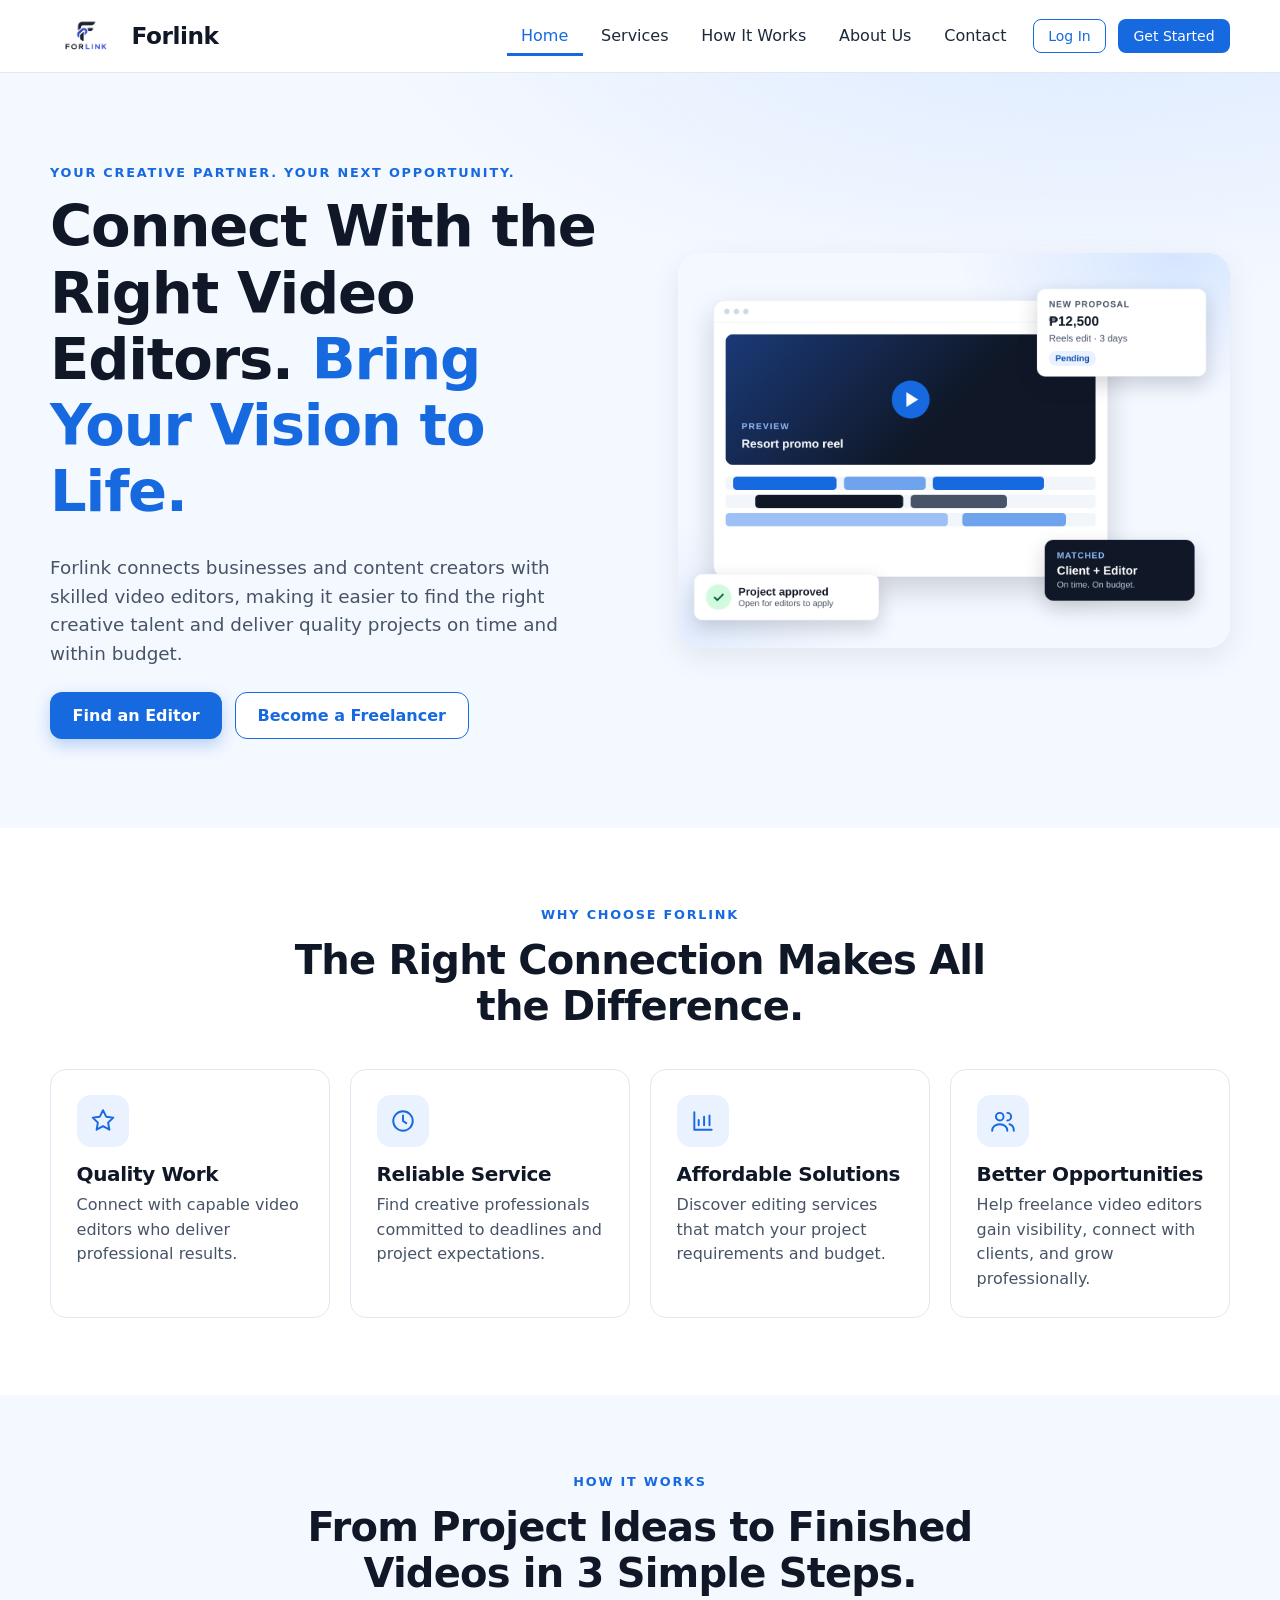
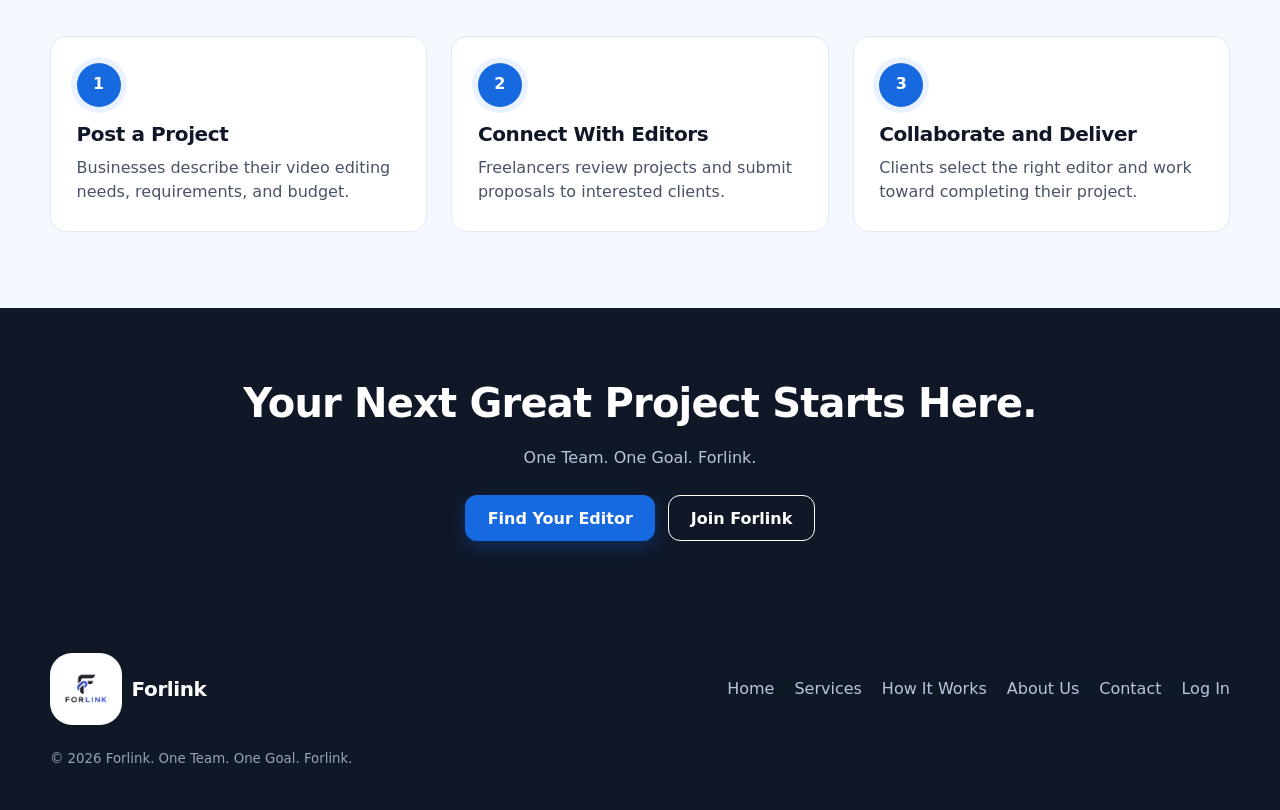
<file: index.html>
<!doctype html>
<html lang="en" class="js-off">
<head>
<meta charset="utf-8">
<meta name="viewport" content="width=device-width, initial-scale=1">
<title>Forlink · Connect With the Right Video Editors</title>
<meta name="description" content="Forlink connects businesses and content creators with skilled freelance video editors. One Team. One Goal. Forlink.">
<link rel="icon" type="image/png" href="logo.png">
<link rel="stylesheet" href="style.css">
</head>
<body>
<header class="site-header"><div class="wrap nav-wrap">
  <a class="brand" href="index.html"><img src="logo.png" alt=""><span>Forlink</span></a>
  <button class="nav-toggle" aria-label="Menu" aria-expanded="false" data-nav-toggle><span></span><span></span><span></span></button>
  <nav class="site-nav" aria-label="Main">
    <a href="index.html" data-page="index.html">Home</a>
    <a href="services.html" data-page="services.html">Services</a>
    <a href="how-it-works.html" data-page="how-it-works.html">How It Works</a>
    <a href="about.html" data-page="about.html">About Us</a>
    <a href="contact.html" data-page="contact.html">Contact</a>
    <a class="btn btn-outline btn-sm" href="login.php">Log In</a>
    <a class="btn btn-primary btn-sm" href="get-started.html">Get Started</a>
  </nav>
</div></header>

<main>
<section class="hero">
  <div class="wrap hero-grid">
    <div>
      <p class="eyebrow">Your creative partner. Your next opportunity.</p>
      <h1>Connect With the Right Video Editors. <span>Bring Your Vision to Life.</span></h1>
      <p class="lead">Forlink connects businesses and content creators with skilled video editors, making it easier to find the right creative talent and deliver quality projects on time and within budget.</p>
      <div class="hero-actions">
        <a class="btn btn-primary" href="register.php?type=client">Find an Editor</a>
        <a class="btn btn-outline" href="register.php?type=freelancer">Become a Freelancer</a>
      </div>
    </div>
    <div class="hero-visual"><img src="hero-image.png" alt="Forlink marketplace showing a video editing timeline, an approved project and a new proposal" width="1400" height="1000"></div>
  </div>
</section>

<section class="section">
  <div class="wrap">
    <div class="section-head reveal"><p class="eyebrow">Why choose Forlink</p><h2>The Right Connection Makes All the Difference.</h2></div>
    <div class="card-grid">
      <article class="card reveal"><div class="card-icon"><svg class="icon" viewBox="0 0 24 24" fill="none" stroke="currentColor" stroke-width="1.8" stroke-linecap="round" stroke-linejoin="round" aria-hidden="true"><path d="M12 2l2.9 6 6.6.9-4.8 4.6 1.2 6.5L12 16.8 6.1 20l1.2-6.5L2.5 8.9 9.1 8z"/></svg></div><h3>Quality Work</h3><p>Connect with capable video editors who deliver professional results.</p></article>
      <article class="card reveal"><div class="card-icon"><svg class="icon" viewBox="0 0 24 24" fill="none" stroke="currentColor" stroke-width="1.8" stroke-linecap="round" stroke-linejoin="round" aria-hidden="true"><circle cx="12" cy="12" r="9"/><path d="M12 7v5l3 2"/></svg></div><h3>Reliable Service</h3><p>Find creative professionals committed to deadlines and project expectations.</p></article>
      <article class="card reveal"><div class="card-icon"><svg class="icon" viewBox="0 0 24 24" fill="none" stroke="currentColor" stroke-width="1.8" stroke-linecap="round" stroke-linejoin="round" aria-hidden="true"><path d="M4 20V4M4 20h16M8 16v-5M13 16V8M18 16v-9"/></svg></div><h3>Affordable Solutions</h3><p>Discover editing services that match your project requirements and budget.</p></article>
      <article class="card reveal"><div class="card-icon"><svg class="icon" viewBox="0 0 24 24" fill="none" stroke="currentColor" stroke-width="1.8" stroke-linecap="round" stroke-linejoin="round" aria-hidden="true"><circle cx="9" cy="8" r="3.5"/><path d="M2 21c0-3.5 3-6 7-6s7 2.5 7 6M16 4.5a3.5 3.5 0 0 1 0 7M18 15c2.5.6 4 2.5 4 6"/></svg></div><h3>Better Opportunities</h3><p>Help freelance video editors gain visibility, connect with clients, and grow professionally.</p></article>
    </div>
  </div>
</section>

<section class="section section-alt">
  <div class="wrap">
    <div class="section-head reveal"><p class="eyebrow">How it works</p><h2>From Project Ideas to Finished Videos in 3 Simple Steps.</h2></div>
    <div class="steps">
      <div class="step reveal"><h3>Post a Project</h3><p>Businesses describe their video editing needs, requirements, and budget.</p></div>
      <div class="step reveal"><h3>Connect With Editors</h3><p>Freelancers review projects and submit proposals to interested clients.</p></div>
      <div class="step reveal"><h3>Collaborate and Deliver</h3><p>Clients select the right editor and work toward completing their project.</p></div>
    </div>
  </div>
</section>

<section class="cta">
  <div class="wrap reveal">
    <h2>Your Next Great Project Starts Here.</h2>
    <p>One Team. One Goal. Forlink.</p>
    <div class="hero-actions">
      <a class="btn btn-primary" href="register.php?type=client">Find Your Editor</a>
      <a class="btn btn-outline" href="register.php?type=freelancer">Join Forlink</a>
    </div>
  </div>
</section>
</main>

<footer class="site-footer"><div class="wrap">
  <div class="footer-grid">
    <a class="brand" href="index.html"><img src="logo.png" alt=""><span>Forlink</span></a>
    <nav aria-label="Footer"><a href="index.html">Home</a><a href="services.html">Services</a><a href="how-it-works.html">How It Works</a><a href="about.html">About Us</a><a href="contact.html">Contact</a><a href="login.php">Log In</a></nav>
  </div>
  <small>&copy; <span data-year>2026</span> Forlink. One Team. One Goal. Forlink.</small>
</div></footer>
<script src="script.js"></script>
</body>
</html>
</file>
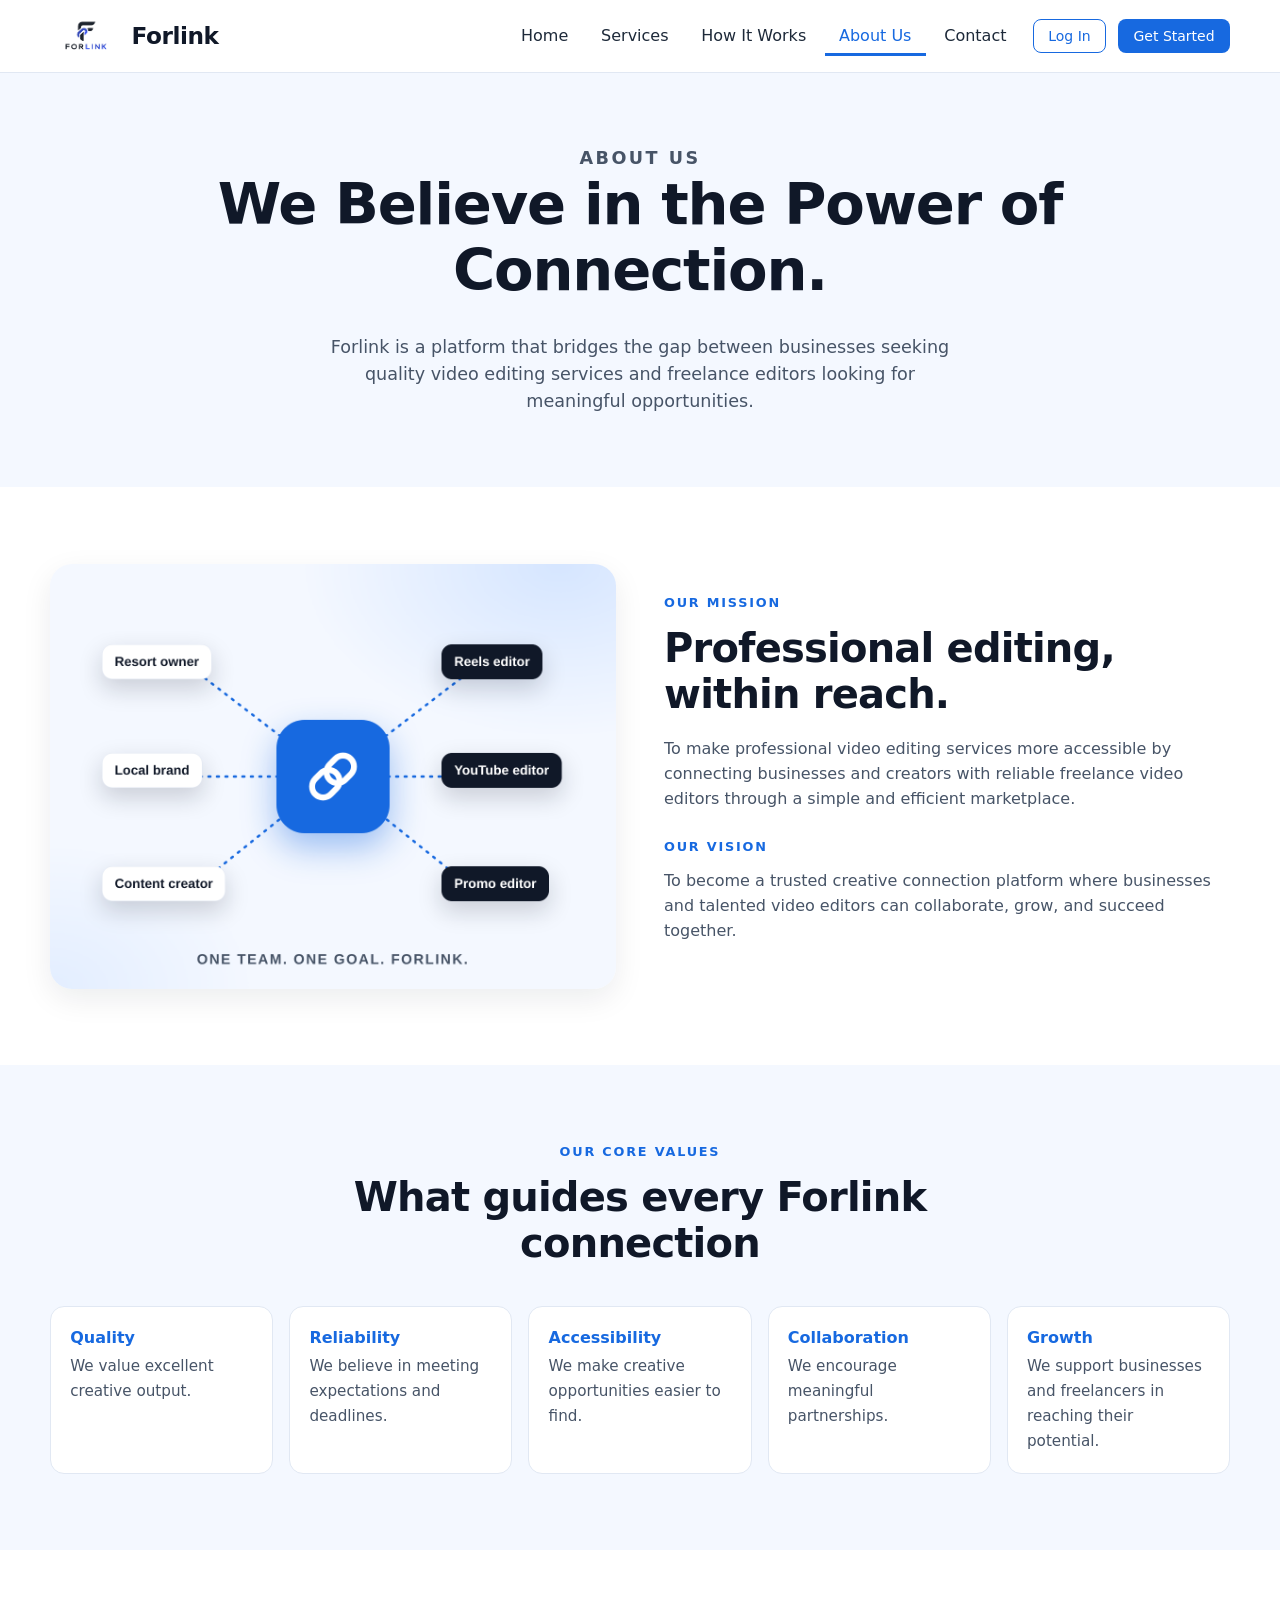
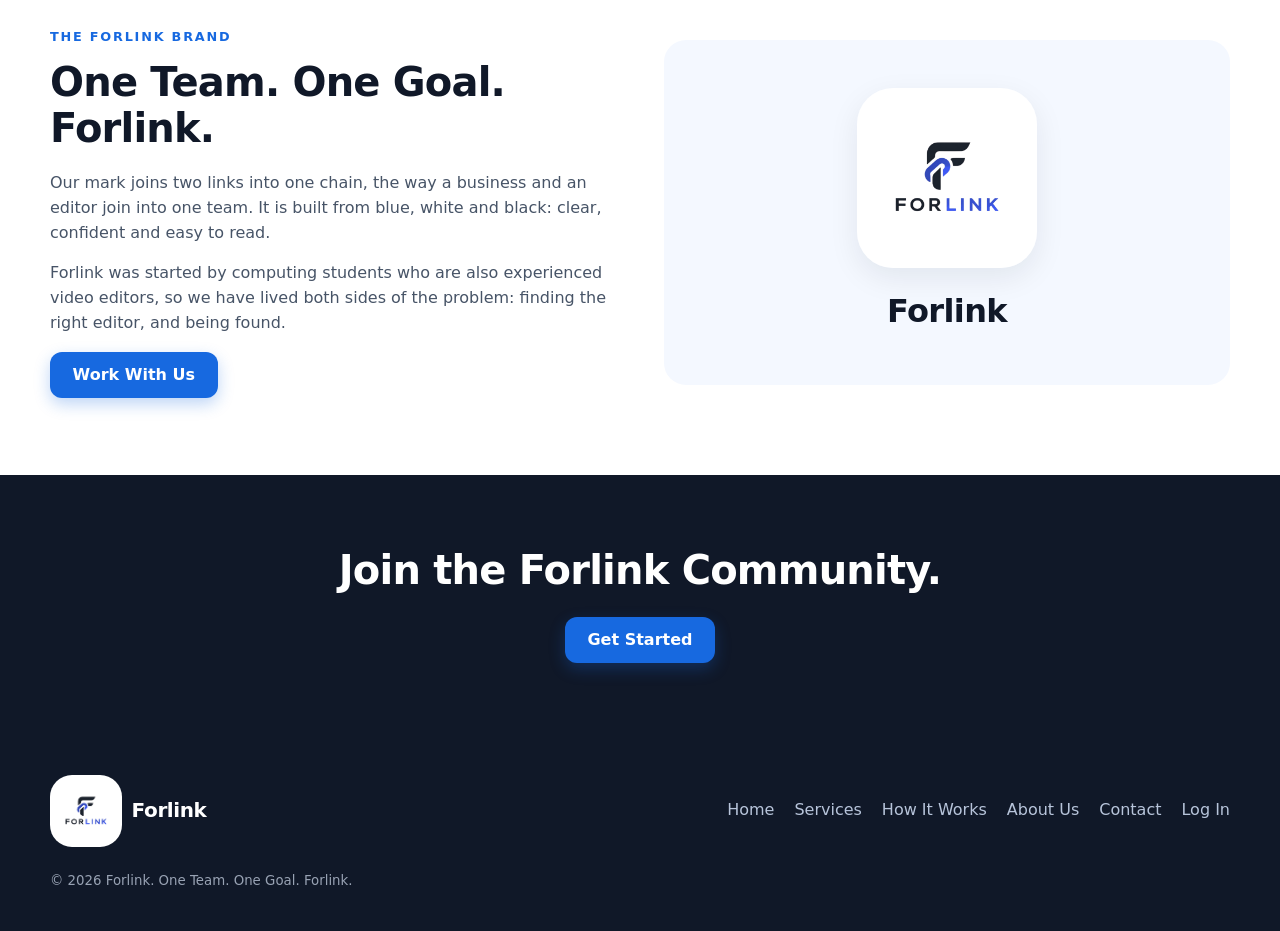
<file: about.html>
<!doctype html>
<html lang="en" class="js-off">
<head>
<meta charset="utf-8">
<meta name="viewport" content="width=device-width, initial-scale=1">
<title>About Us · Forlink</title>
<meta name="description" content="Forlink bridges the gap between businesses that need quality video editing and freelance editors looking for meaningful opportunities.">
<link rel="icon" type="image/png" href="logo.png">
<link rel="stylesheet" href="style.css">
</head>
<body>
<header class="site-header"><div class="wrap nav-wrap">
  <a class="brand" href="index.html"><img src="logo.png" alt=""><span>Forlink</span></a>
  <button class="nav-toggle" aria-label="Menu" aria-expanded="false" data-nav-toggle><span></span><span></span><span></span></button>
  <nav class="site-nav" aria-label="Main">
    <a href="index.html" data-page="index.html">Home</a>
    <a href="services.html" data-page="services.html">Services</a>
    <a href="how-it-works.html" data-page="how-it-works.html">How It Works</a>
    <a href="about.html" data-page="about.html">About Us</a>
    <a href="contact.html" data-page="contact.html">Contact</a>
    <a class="btn btn-outline btn-sm" href="login.php">Log In</a>
    <a class="btn btn-primary btn-sm" href="get-started.html">Get Started</a>
  </nav>
</div></header>

<main>
<section class="page-hero"><div class="wrap">
  <p class="eyebrow">About us</p>
  <h1>We Believe in the Power of Connection.</h1>
  <p>Forlink is a platform that bridges the gap between businesses seeking quality video editing services and freelance editors looking for meaningful opportunities.</p>
</div></section>

<section class="section">
  <div class="wrap split">
    <img src="about-image.png" alt="Businesses and video editors connected through the Forlink mark" width="1200" height="900" class="reveal" loading="lazy">
    <div class="reveal">
      <p class="eyebrow">Our mission</p>
      <h2>Professional editing, within reach.</h2>
      <p class="muted">To make professional video editing services more accessible by connecting businesses and creators with reliable freelance video editors through a simple and efficient marketplace.</p>
      <p class="eyebrow" style="margin-top:1.6rem">Our vision</p>
      <p class="muted">To become a trusted creative connection platform where businesses and talented video editors can collaborate, grow, and succeed together.</p>
    </div>
  </div>
</section>

<section class="section section-alt">
  <div class="wrap">
    <div class="section-head reveal"><p class="eyebrow">Our core values</p><h2>What guides every Forlink connection</h2></div>
    <div class="values">
      <div class="value reveal"><strong>Quality</strong><span>We value excellent creative output.</span></div>
      <div class="value reveal"><strong>Reliability</strong><span>We believe in meeting expectations and deadlines.</span></div>
      <div class="value reveal"><strong>Accessibility</strong><span>We make creative opportunities easier to find.</span></div>
      <div class="value reveal"><strong>Collaboration</strong><span>We encourage meaningful partnerships.</span></div>
      <div class="value reveal"><strong>Growth</strong><span>We support businesses and freelancers in reaching their potential.</span></div>
    </div>
  </div>
</section>

<section class="section">
  <div class="wrap split">
    <div class="reveal">
      <p class="eyebrow">The Forlink brand</p>
      <h2>One Team. One Goal. Forlink.</h2>
      <p class="muted">Our mark joins two links into one chain, the way a business and an editor join into one team. It is built from blue, white and black: clear, confident and easy to read.</p>
      <p class="muted">Forlink was started by computing students who are also experienced video editors, so we have lived both sides of the problem: finding the right editor, and being found.</p>
      <a class="btn btn-primary" href="contact.html">Work With Us</a>
    </div>
    <div class="reveal" style="display:grid;place-items:center;background:var(--blue-tint);border-radius:22px;padding:3rem">
      <img src="logo.png" alt="Forlink logo" width="180" height="180" style="border-radius:36px;box-shadow:var(--shadow)">
      <p style="margin:1.2rem 0 0;font-weight:800;font-size:2rem;letter-spacing:-.02em">Forlink</p>
    </div>
  </div>
</section>

<section class="cta"><div class="wrap reveal">
  <h2>Join the Forlink Community.</h2>
  <div class="hero-actions"><a class="btn btn-primary" href="get-started.html">Get Started</a></div>
</div></section>
</main>

<footer class="site-footer"><div class="wrap">
  <div class="footer-grid">
    <a class="brand" href="index.html"><img src="logo.png" alt=""><span>Forlink</span></a>
    <nav aria-label="Footer"><a href="index.html">Home</a><a href="services.html">Services</a><a href="how-it-works.html">How It Works</a><a href="about.html">About Us</a><a href="contact.html">Contact</a><a href="login.php">Log In</a></nav>
  </div>
  <small>&copy; <span data-year>2026</span> Forlink. One Team. One Goal. Forlink.</small>
</div></footer>
<script src="script.js"></script>
</body>
</html>
</file>
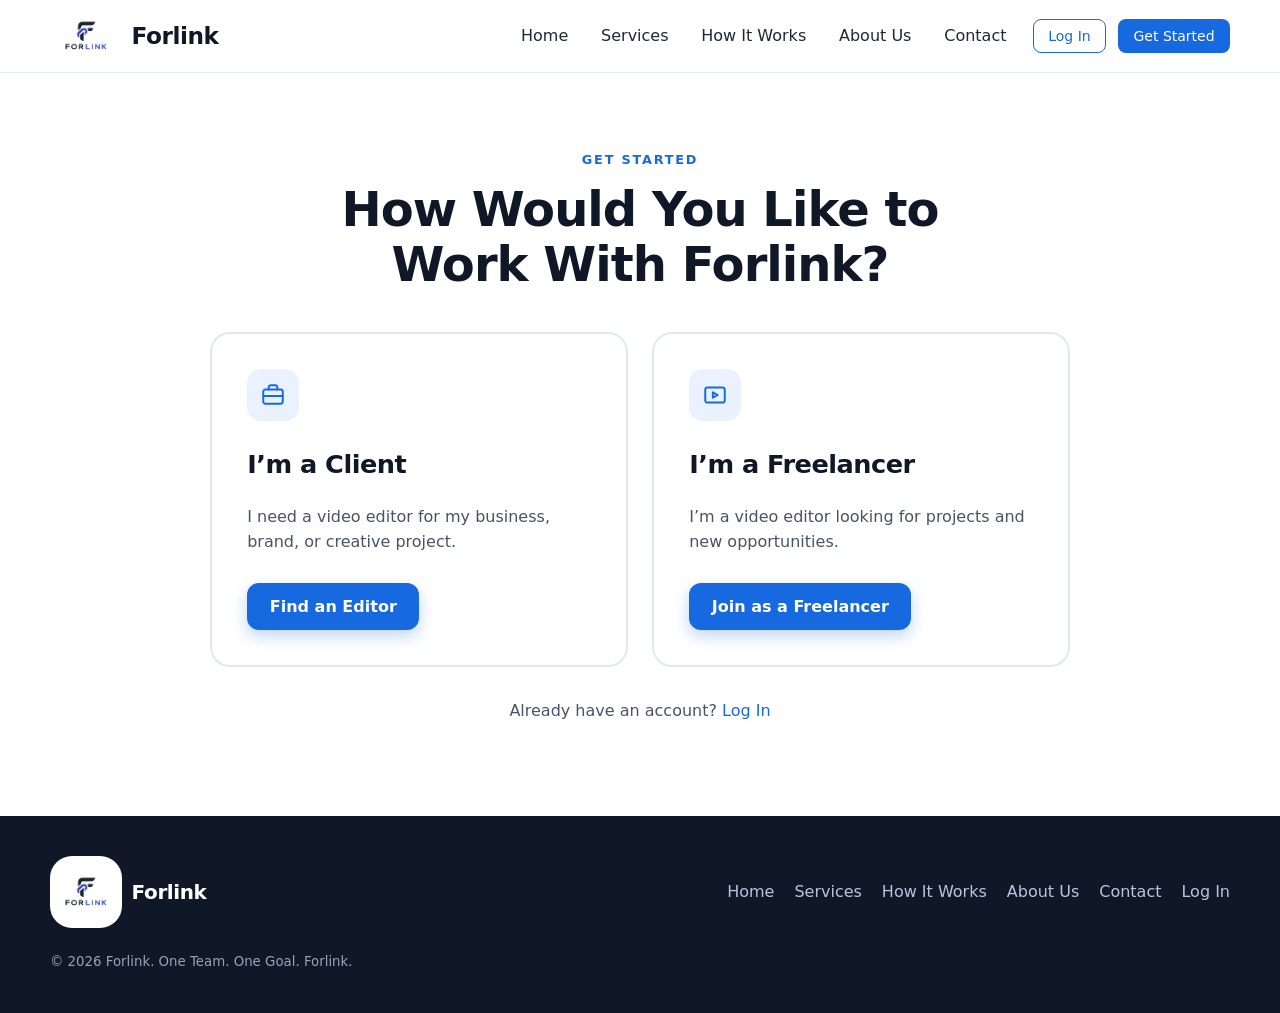
<file: get-started.html>
<!doctype html>
<html lang="en" class="js-off">
<head>
<meta charset="utf-8">
<meta name="viewport" content="width=device-width, initial-scale=1">
<title>Get Started · Forlink</title>
<meta name="description" content="Choose how you want to work with Forlink: as a client or as a freelance video editor.">
<link rel="icon" type="image/png" href="logo.png">
<link rel="stylesheet" href="style.css">
</head>
<body>
<header class="site-header"><div class="wrap nav-wrap">
  <a class="brand" href="index.html"><img src="logo.png" alt=""><span>Forlink</span></a>
  <button class="nav-toggle" aria-label="Menu" aria-expanded="false" data-nav-toggle><span></span><span></span><span></span></button>
  <nav class="site-nav" aria-label="Main">
    <a href="index.html" data-page="index.html">Home</a>
    <a href="services.html" data-page="services.html">Services</a>
    <a href="how-it-works.html" data-page="how-it-works.html">How It Works</a>
    <a href="about.html" data-page="about.html">About Us</a>
    <a href="contact.html" data-page="contact.html">Contact</a>
    <a class="btn btn-outline btn-sm" href="login.php">Log In</a>
    <a class="btn btn-primary btn-sm" href="get-started.html" aria-current="page">Get Started</a>
  </nav>
</div></header>

<main>
<section class="section" style="min-height:70vh">
  <div class="wrap">
    <div class="section-head"><p class="eyebrow">Get started</p><h1 style="font-size:clamp(2rem,4.5vw,3rem)">How Would You Like to Work With Forlink?</h1></div>
    <div class="choice-grid">
      <article class="choice reveal">
        <div class="card-icon"><svg class="icon" viewBox="0 0 24 24" fill="none" stroke="currentColor" stroke-width="1.8" stroke-linecap="round" stroke-linejoin="round" aria-hidden="true"><rect x="3" y="7" width="18" height="13" rx="2"/><path d="M8 7V5a2 2 0 0 1 2-2h4a2 2 0 0 1 2 2v2M3 13h18"/></svg></div>
        <h2 style="font-size:1.6rem">I’m a Client</h2>
        <p>I need a video editor for my business, brand, or creative project.</p>
        <a class="btn btn-primary" href="register.php?type=client">Find an Editor</a>
      </article>
      <article class="choice reveal">
        <div class="card-icon"><svg class="icon" viewBox="0 0 24 24" fill="none" stroke="currentColor" stroke-width="1.8" stroke-linecap="round" stroke-linejoin="round" aria-hidden="true"><rect x="3" y="5" width="18" height="14" rx="2"/><path d="M10 9.5v5l4.5-2.5z"/></svg></div>
        <h2 style="font-size:1.6rem">I’m a Freelancer</h2>
        <p>I’m a video editor looking for projects and new opportunities.</p>
        <a class="btn btn-primary" href="register.php?type=freelancer">Join as a Freelancer</a>
      </article>
    </div>
    <p style="text-align:center;margin-top:2rem" class="muted">Already have an account? <a href="login.php">Log In</a></p>
  </div>
</section>
</main>

<footer class="site-footer"><div class="wrap">
  <div class="footer-grid">
    <a class="brand" href="index.html"><img src="logo.png" alt=""><span>Forlink</span></a>
    <nav aria-label="Footer"><a href="index.html">Home</a><a href="services.html">Services</a><a href="how-it-works.html">How It Works</a><a href="about.html">About Us</a><a href="contact.html">Contact</a><a href="login.php">Log In</a></nav>
  </div>
  <small>&copy; <span data-year>2026</span> Forlink. One Team. One Goal. Forlink.</small>
</div></footer>
<script src="script.js"></script>
</body>
</html>
</file>
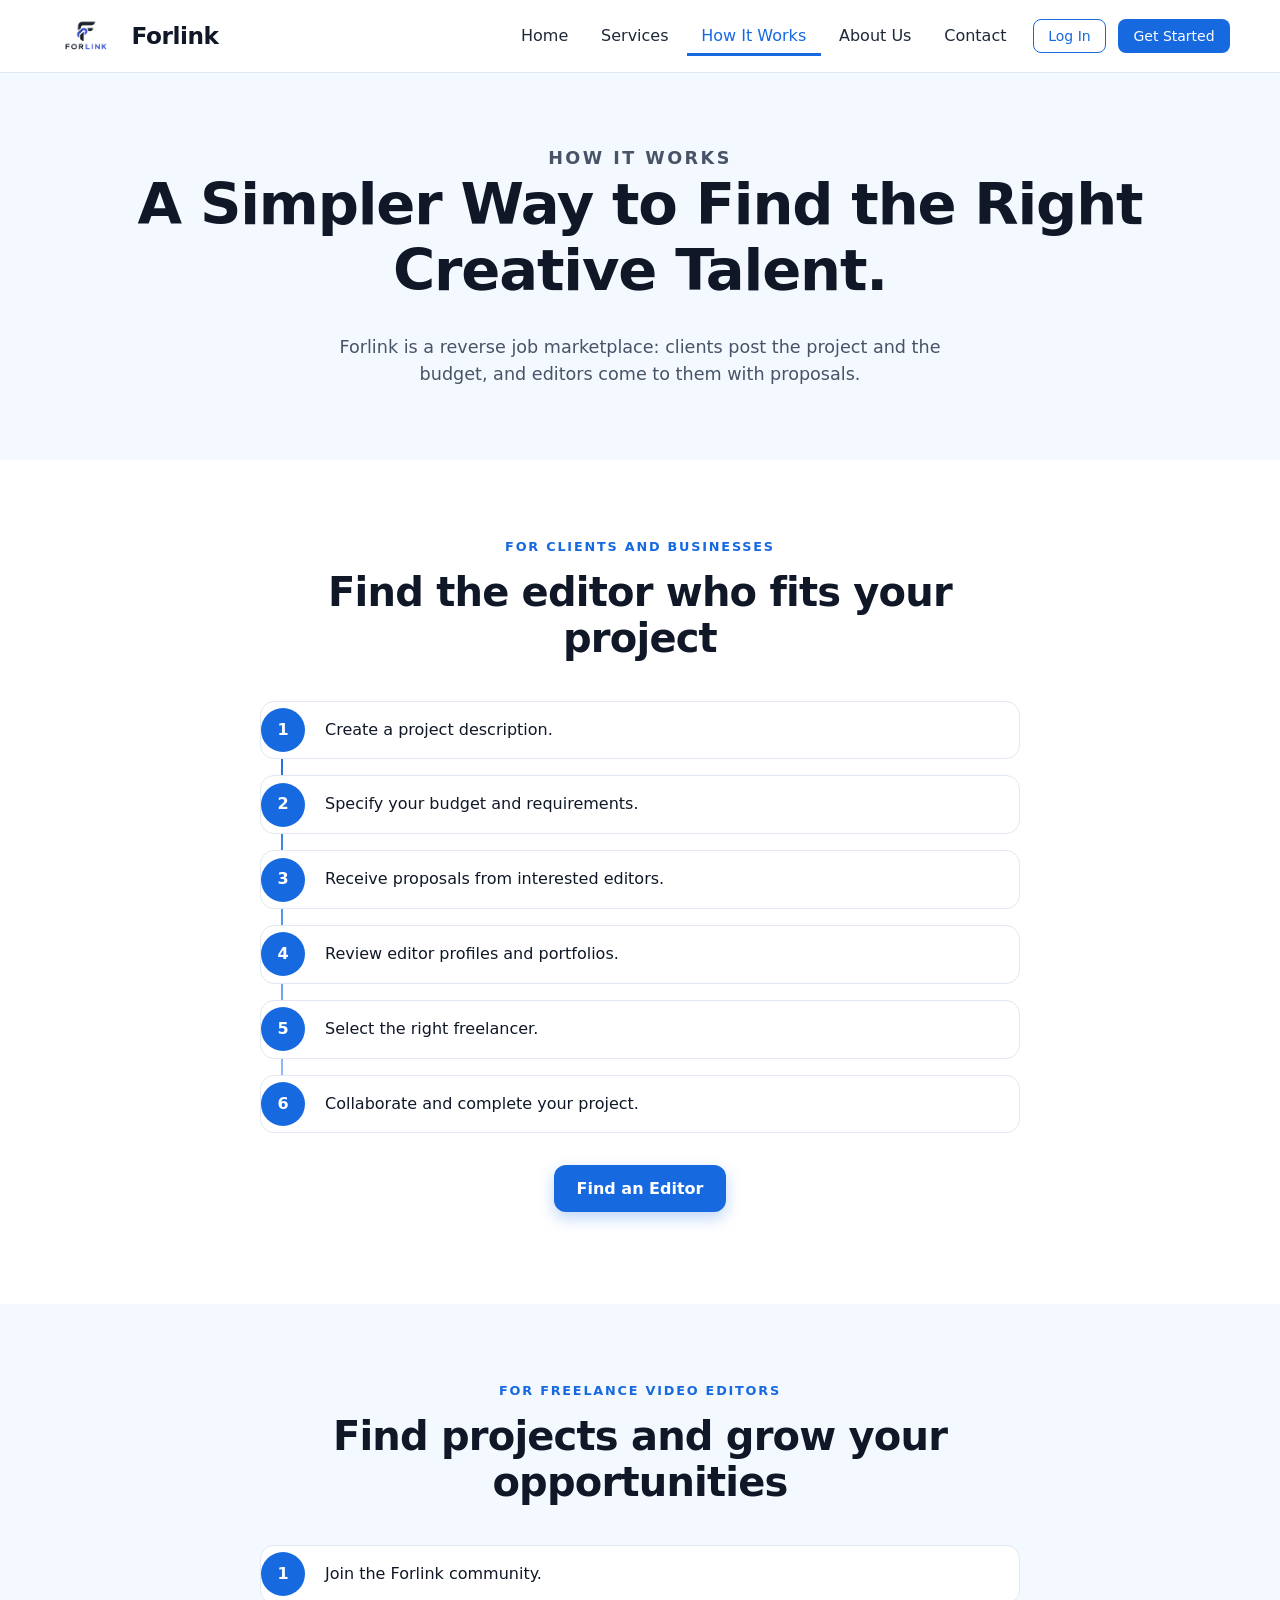
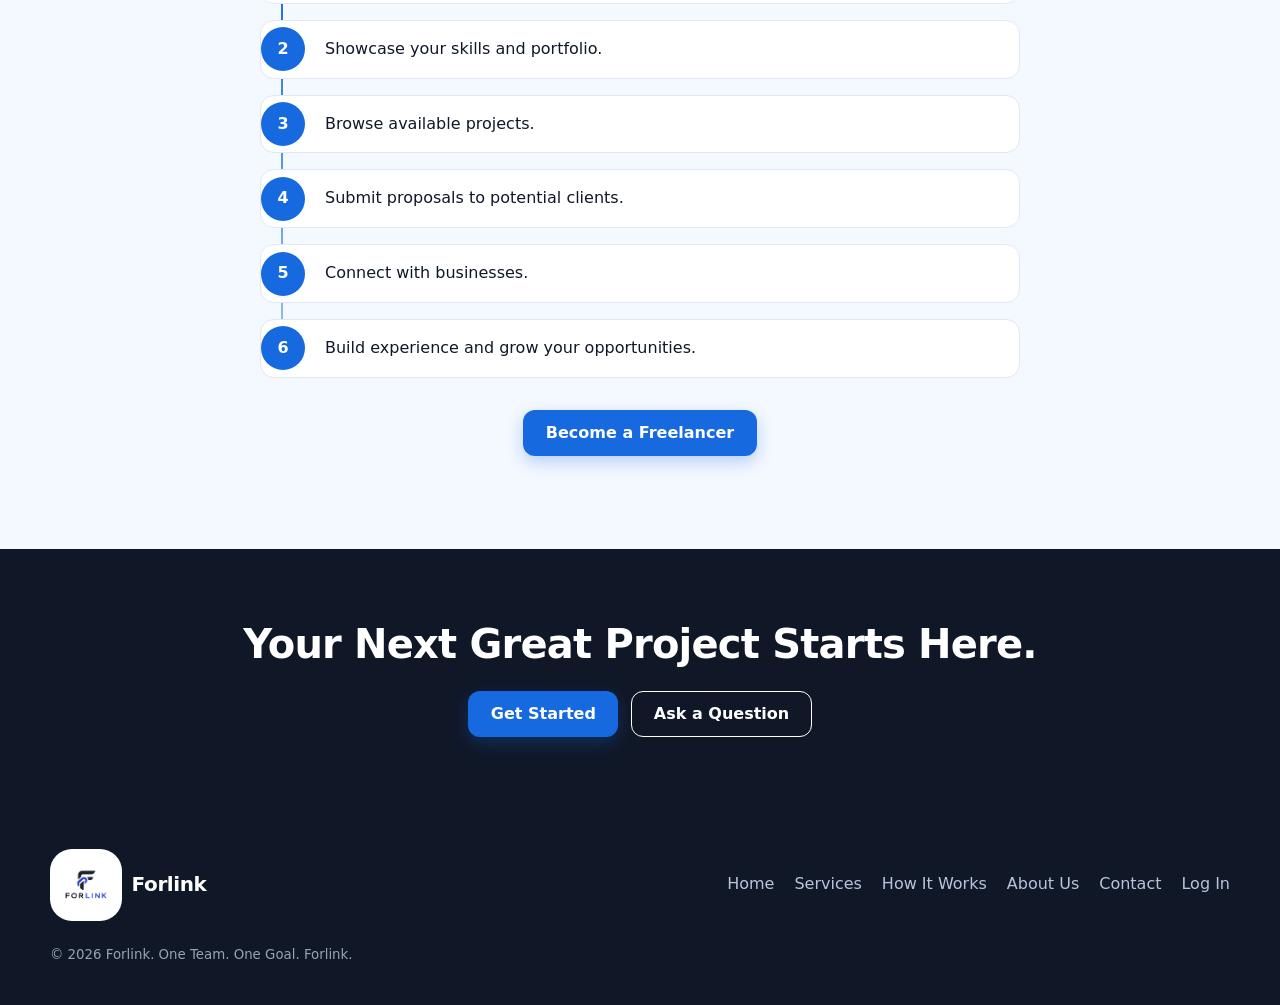
<file: how-it-works.html>
<!doctype html>
<html lang="en" class="js-off">
<head>
<meta charset="utf-8">
<meta name="viewport" content="width=device-width, initial-scale=1">
<title>How It Works · Forlink</title>
<meta name="description" content="How clients post projects and freelance video editors send proposals on Forlink.">
<link rel="icon" type="image/png" href="logo.png">
<link rel="stylesheet" href="style.css">
</head>
<body>
<header class="site-header"><div class="wrap nav-wrap">
  <a class="brand" href="index.html"><img src="logo.png" alt=""><span>Forlink</span></a>
  <button class="nav-toggle" aria-label="Menu" aria-expanded="false" data-nav-toggle><span></span><span></span><span></span></button>
  <nav class="site-nav" aria-label="Main">
    <a href="index.html" data-page="index.html">Home</a>
    <a href="services.html" data-page="services.html">Services</a>
    <a href="how-it-works.html" data-page="how-it-works.html">How It Works</a>
    <a href="about.html" data-page="about.html">About Us</a>
    <a href="contact.html" data-page="contact.html">Contact</a>
    <a class="btn btn-outline btn-sm" href="login.php">Log In</a>
    <a class="btn btn-primary btn-sm" href="get-started.html">Get Started</a>
  </nav>
</div></header>

<main>
<section class="page-hero"><div class="wrap">
  <p class="eyebrow">How it works</p>
  <h1>A Simpler Way to Find the Right Creative Talent.</h1>
  <p>Forlink is a reverse job marketplace: clients post the project and the budget, and editors come to them with proposals.</p>
</div></section>

<section class="section">
  <div class="wrap">
    <div class="section-head reveal"><p class="eyebrow">For clients and businesses</p><h2>Find the editor who fits your project</h2></div>
    <ol class="track">
      <li class="reveal">Create a project description.</li>
      <li class="reveal">Specify your budget and requirements.</li>
      <li class="reveal">Receive proposals from interested editors.</li>
      <li class="reveal">Review editor profiles and portfolios.</li>
      <li class="reveal">Select the right freelancer.</li>
      <li class="reveal">Collaborate and complete your project.</li>
    </ol>
    <p style="text-align:center;margin-top:2rem"><a class="btn btn-primary" href="register.php?type=client">Find an Editor</a></p>
  </div>
</section>

<section class="section section-alt">
  <div class="wrap">
    <div class="section-head reveal"><p class="eyebrow">For freelance video editors</p><h2>Find projects and grow your opportunities</h2></div>
    <ol class="track">
      <li class="reveal">Join the Forlink community.</li>
      <li class="reveal">Showcase your skills and portfolio.</li>
      <li class="reveal">Browse available projects.</li>
      <li class="reveal">Submit proposals to potential clients.</li>
      <li class="reveal">Connect with businesses.</li>
      <li class="reveal">Build experience and grow your opportunities.</li>
    </ol>
    <p style="text-align:center;margin-top:2rem"><a class="btn btn-primary" href="register.php?type=freelancer">Become a Freelancer</a></p>
  </div>
</section>

<section class="cta"><div class="wrap reveal">
  <h2>Your Next Great Project Starts Here.</h2>
  <div class="hero-actions"><a class="btn btn-primary" href="get-started.html">Get Started</a><a class="btn btn-outline" href="contact.html">Ask a Question</a></div>
</div></section>
</main>

<footer class="site-footer"><div class="wrap">
  <div class="footer-grid">
    <a class="brand" href="index.html"><img src="logo.png" alt=""><span>Forlink</span></a>
    <nav aria-label="Footer"><a href="index.html">Home</a><a href="services.html">Services</a><a href="how-it-works.html">How It Works</a><a href="about.html">About Us</a><a href="contact.html">Contact</a><a href="login.php">Log In</a></nav>
  </div>
  <small>&copy; <span data-year>2026</span> Forlink. One Team. One Goal. Forlink.</small>
</div></footer>
<script src="script.js"></script>
</body>
</html>
</file>
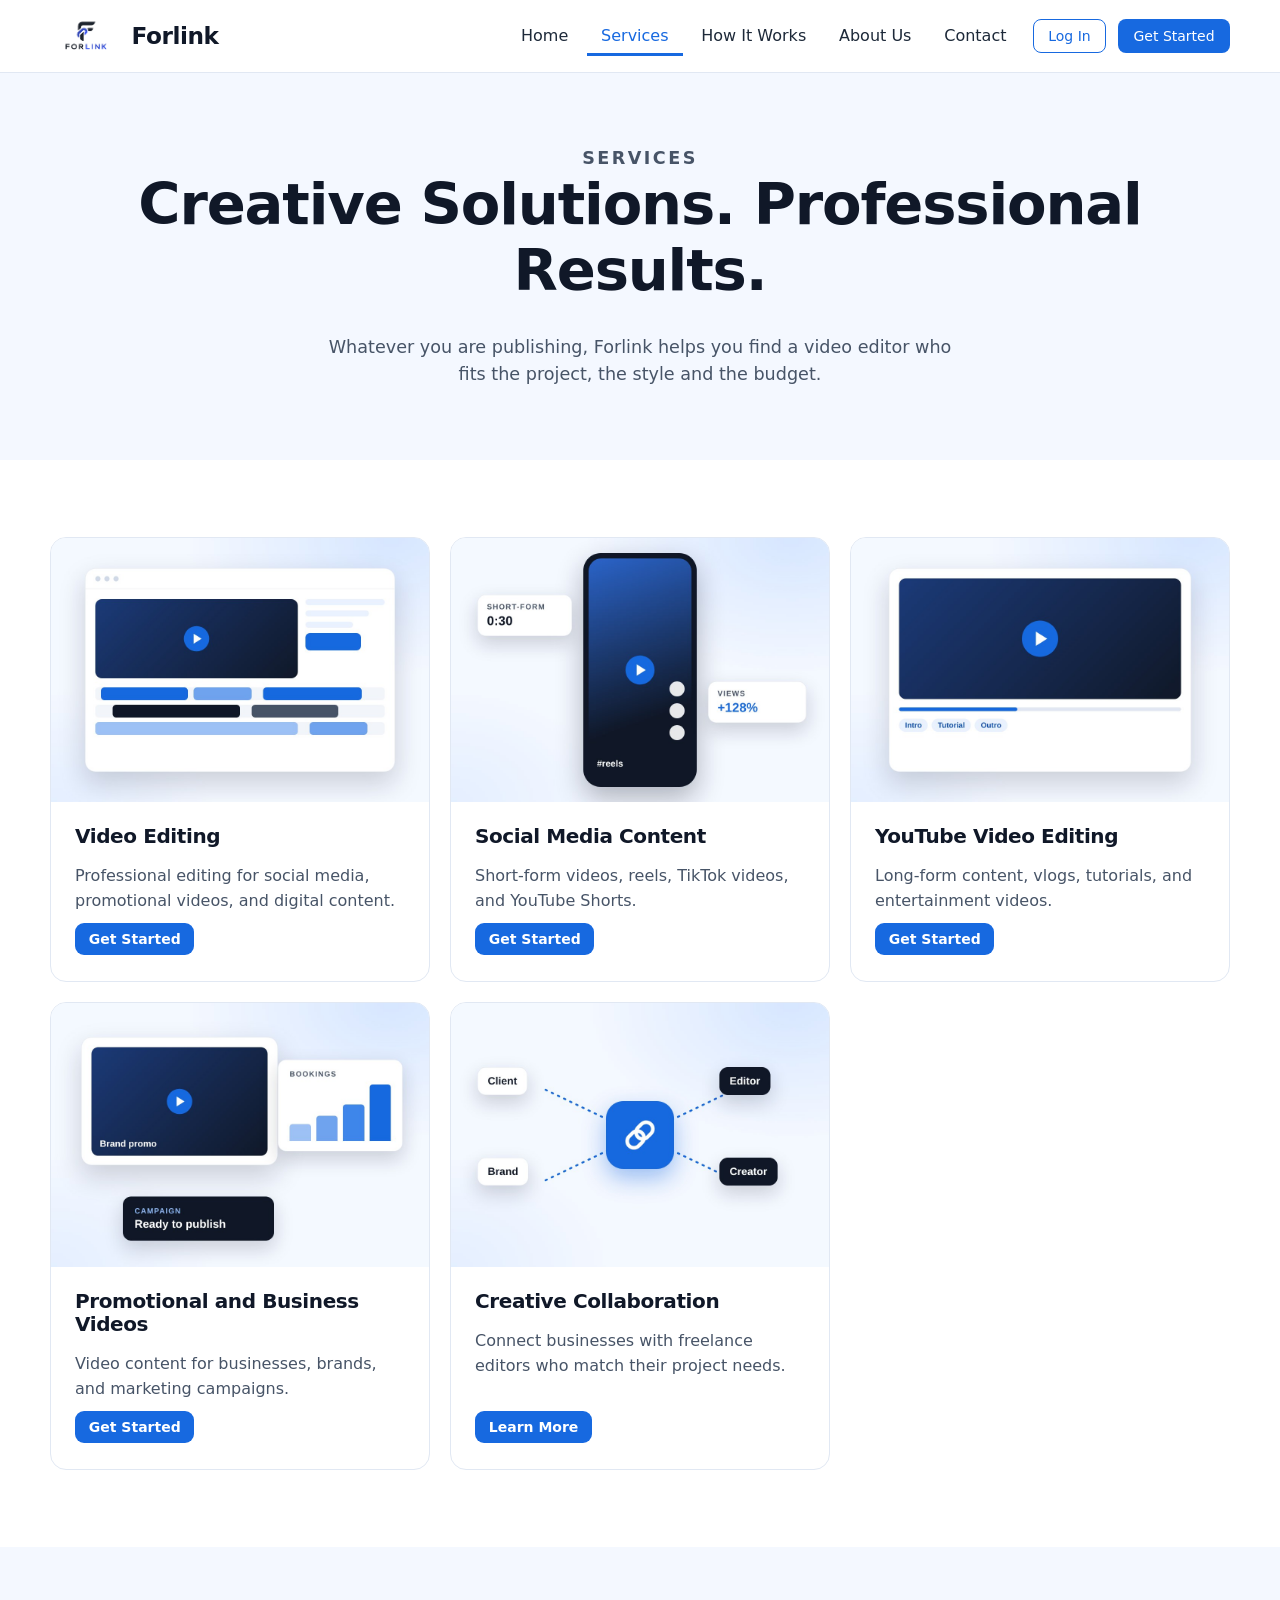
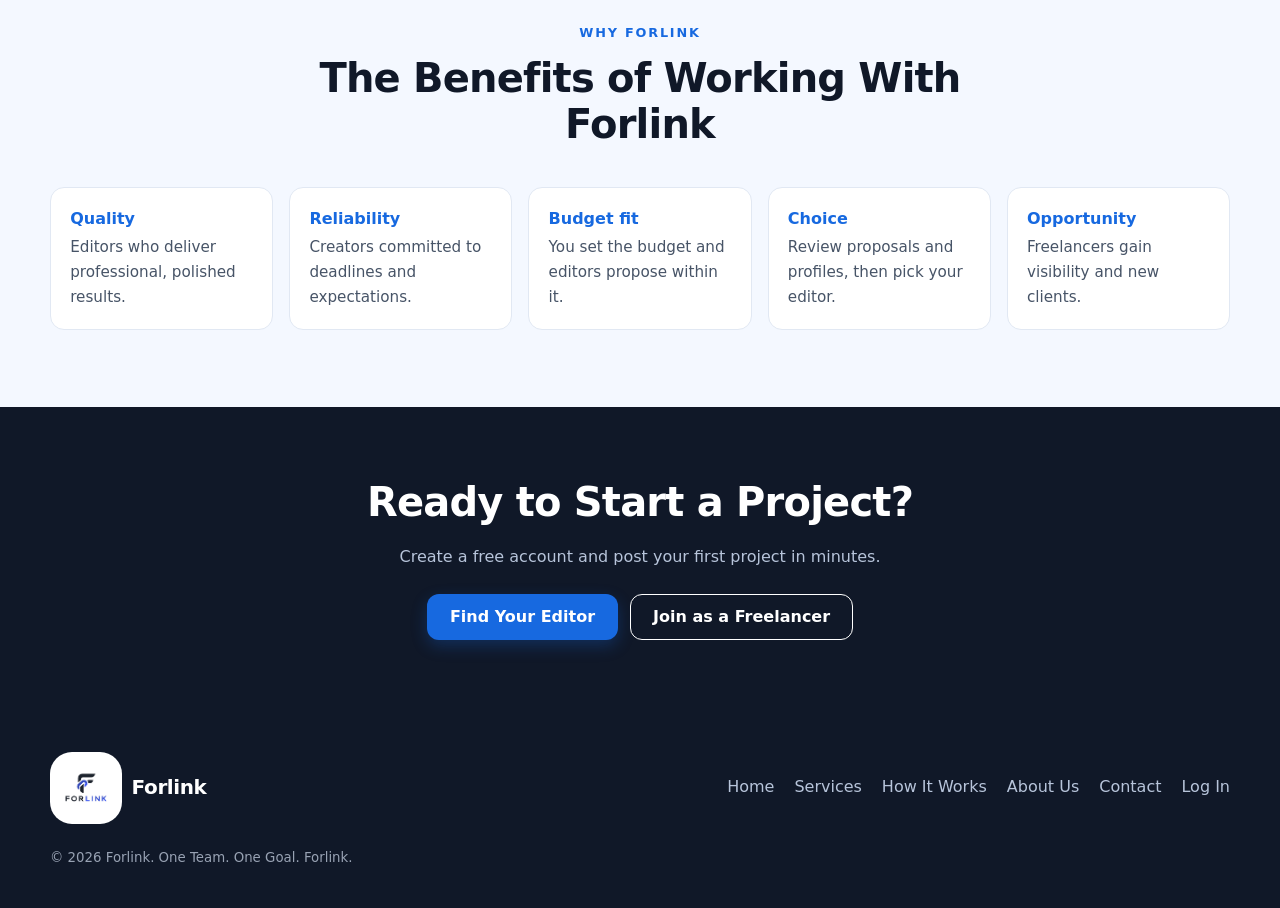
<file: services.html>
<!doctype html>
<html lang="en" class="js-off">
<head>
<meta charset="utf-8">
<meta name="viewport" content="width=device-width, initial-scale=1">
<title>Services · Forlink</title>
<meta name="description" content="Video editing, social media content, YouTube editing, promotional videos and creative collaboration through Forlink.">
<link rel="icon" type="image/png" href="logo.png">
<link rel="stylesheet" href="style.css">
</head>
<body>
<header class="site-header"><div class="wrap nav-wrap">
  <a class="brand" href="index.html"><img src="logo.png" alt=""><span>Forlink</span></a>
  <button class="nav-toggle" aria-label="Menu" aria-expanded="false" data-nav-toggle><span></span><span></span><span></span></button>
  <nav class="site-nav" aria-label="Main">
    <a href="index.html" data-page="index.html">Home</a>
    <a href="services.html" data-page="services.html">Services</a>
    <a href="how-it-works.html" data-page="how-it-works.html">How It Works</a>
    <a href="about.html" data-page="about.html">About Us</a>
    <a href="contact.html" data-page="contact.html">Contact</a>
    <a class="btn btn-outline btn-sm" href="login.php">Log In</a>
    <a class="btn btn-primary btn-sm" href="get-started.html">Get Started</a>
  </nav>
</div></header>

<main>
<section class="page-hero"><div class="wrap">
  <p class="eyebrow">Services</p>
  <h1>Creative Solutions. Professional Results.</h1>
  <p>Whatever you are publishing, Forlink helps you find a video editor who fits the project, the style and the budget.</p>
</div></section>

<section class="section">
  <div class="wrap">
    <div class="card-grid" style="grid-template-columns:repeat(auto-fit,minmax(300px,1fr))">
      <article class="card service-card reveal"><img src="service-video-editing.jpg" alt="Video editing timeline with clips and audio tracks" loading="lazy"><div class="body"><h3>Video Editing</h3><p>Professional editing for social media, promotional videos, and digital content.</p><a class="btn btn-primary btn-sm" href="get-started.html">Get Started</a></div></article>
      <article class="card service-card reveal"><img src="service-social-media.jpg" alt="Phone showing a vertical short-form video" loading="lazy"><div class="body"><h3>Social Media Content</h3><p>Short-form videos, reels, TikTok videos, and YouTube Shorts.</p><a class="btn btn-primary btn-sm" href="get-started.html">Get Started</a></div></article>
      <article class="card service-card reveal"><img src="service-youtube.jpg" alt="Long-form video player with chapters" loading="lazy"><div class="body"><h3>YouTube Video Editing</h3><p>Long-form content, vlogs, tutorials, and entertainment videos.</p><a class="btn btn-primary btn-sm" href="get-started.html">Get Started</a></div></article>
      <article class="card service-card reveal"><img src="service-business.jpg" alt="Promotional video with growth chart" loading="lazy"><div class="body"><h3>Promotional and Business Videos</h3><p>Video content for businesses, brands, and marketing campaigns.</p><a class="btn btn-primary btn-sm" href="get-started.html">Get Started</a></div></article>
      <article class="card service-card reveal"><img src="service-collaboration.jpg" alt="Client and editor connected through Forlink" loading="lazy"><div class="body"><h3>Creative Collaboration</h3><p>Connect businesses with freelance editors who match their project needs.</p><a class="btn btn-primary btn-sm" href="how-it-works.html">Learn More</a></div></article>
    </div>
  </div>
</section>

<section class="section section-alt">
  <div class="wrap">
    <div class="section-head reveal"><p class="eyebrow">Why Forlink</p><h2>The Benefits of Working With Forlink</h2></div>
    <div class="values">
      <div class="value reveal"><strong>Quality</strong><span>Editors who deliver professional, polished results.</span></div>
      <div class="value reveal"><strong>Reliability</strong><span>Creators committed to deadlines and expectations.</span></div>
      <div class="value reveal"><strong>Budget fit</strong><span>You set the budget and editors propose within it.</span></div>
      <div class="value reveal"><strong>Choice</strong><span>Review proposals and profiles, then pick your editor.</span></div>
      <div class="value reveal"><strong>Opportunity</strong><span>Freelancers gain visibility and new clients.</span></div>
    </div>
  </div>
</section>

<section class="cta"><div class="wrap reveal">
  <h2>Ready to Start a Project?</h2>
  <p>Create a free account and post your first project in minutes.</p>
  <div class="hero-actions"><a class="btn btn-primary" href="register.php?type=client">Find Your Editor</a><a class="btn btn-outline" href="register.php?type=freelancer">Join as a Freelancer</a></div>
</div></section>
</main>

<footer class="site-footer"><div class="wrap">
  <div class="footer-grid">
    <a class="brand" href="index.html"><img src="logo.png" alt=""><span>Forlink</span></a>
    <nav aria-label="Footer"><a href="index.html">Home</a><a href="services.html">Services</a><a href="how-it-works.html">How It Works</a><a href="about.html">About Us</a><a href="contact.html">Contact</a><a href="login.php">Log In</a></nav>
  </div>
  <small>&copy; <span data-year>2026</span> Forlink. One Team. One Goal. Forlink.</small>
</div></footer>
<script src="script.js"></script>
</body>
</html>
</file>
<file: style.css>
/* Forlink – one stylesheet for the public site, login pages, user area and admin area. */
:root {
    --blue: #1769E0;
    --blue-dark: #0F4FB0;
    --blue-soft: #EAF2FF;
    --blue-tint: #F4F8FF;
    --ink: #101828;
    --ink-2: #1D2939;
    --muted: #475467;
    --line: #E1E8F3;
    --white: #FFFFFF;
    --danger: #B42318;
    --radius: 16px;
    --shadow: 0 10px 30px rgba(16, 24, 40, .08);
    --shadow-sm: 0 2px 8px rgba(16, 24, 40, .06);
    --font: Inter, "Segoe UI", system-ui, -apple-system, Roboto, Arial, sans-serif;
}
*, *::before, *::after { box-sizing: border-box; }
html { scroll-behavior: smooth; }
body { margin: 0; font-family: var(--font); color: var(--ink); background: var(--white); line-height: 1.55; font-size: 16px; -webkit-font-smoothing: antialiased; }
img { max-width: 100%; height: auto; display: block; }
a { color: var(--blue); text-decoration: none; }
a:hover { text-decoration: underline; }
h1, h2, h3, h4 { line-height: 1.15; margin: 0 0 .5em; letter-spacing: -.02em; }
h1 { font-size: clamp(2.2rem, 5vw, 3.6rem); font-weight: 800; }
h2 { font-size: clamp(1.7rem, 3.4vw, 2.5rem); font-weight: 800; }
h3 { font-size: 1.25rem; font-weight: 700; }
p { margin: 0 0 1em; }
.muted { color: var(--muted); }
.block { display: block; }
.right { text-align: right; }
.eyebrow { font-size: .8rem; font-weight: 700; letter-spacing: .14em; text-transform: uppercase; color: var(--blue); margin-bottom: .75rem; }
.icon { width: 20px; height: 20px; flex: none; }
:focus-visible { outline: 3px solid rgba(23, 105, 224, .45); outline-offset: 2px; border-radius: 6px; }
.wrap { width: min(1180px, 100% - 40px); margin-inline: auto; }

/* ---------- buttons ---------- */
.btn { display: inline-flex; align-items: center; justify-content: center; gap: .5rem; padding: .78rem 1.35rem; border-radius: 12px; border: 1.5px solid transparent; font: inherit; font-weight: 600; cursor: pointer; transition: transform .15s, background .15s, box-shadow .15s, border-color .15s; text-decoration: none !important; line-height: 1.2; }
.btn:hover { transform: translateY(-1px); }
.btn-primary { background: var(--blue); color: #fff; box-shadow: 0 6px 16px rgba(23, 105, 224, .28); }
.btn-primary:hover { background: var(--blue-dark); }
.btn-outline { background: #fff; color: var(--blue); border-color: var(--blue); }
.btn-outline:hover { background: var(--blue-soft); }
.btn-danger { background: #fff; color: var(--danger); border-color: #F4B6B0; }
.btn-danger:hover { background: #FEF3F2; }
.btn-sm { padding: .42rem .8rem; font-size: .875rem; border-radius: 9px; box-shadow: none; }
.btn-block { display: flex; width: 100%; }
.btn[disabled] { opacity: .5; cursor: not-allowed; transform: none; }
summary.btn { list-style: none; }
summary.btn::-webkit-details-marker { display: none; }

/* ---------- public header ---------- */
.site-header { position: sticky; top: 0; z-index: 50; background: rgba(255, 255, 255, .92); backdrop-filter: blur(10px); border-bottom: 1px solid var(--line); }
.nav-wrap { display: flex; align-items: center; gap: 1.5rem; height: 72px; }
.brand { display: inline-flex; align-items: center; gap: .6rem; font-weight: 800; font-size: 1.45rem; color: var(--ink); text-decoration: none !important; letter-spacing: -.02em; }
.brand img { width: 72px; height:72px; border-radius: 22px; }
.site-nav { display: flex; align-items: center; gap: .25rem; margin-left: auto; }
.site-nav a { padding: .5rem .9rem; color: var(--ink-2); font-weight: 500; border-radius: 8px; text-decoration: none; }
.site-nav a:hover { color: var(--blue); }
.site-nav a.active { color: var(--blue); box-shadow: inset 0 -3px 0 var(--blue); border-radius: 0; }
.site-nav .btn { margin-left: .5rem; }
.site-nav a.btn-primary { color: #fff; }
.site-nav a.btn-outline { color: var(--blue); }
.nav-toggle { display: none; margin-left: auto; width: 44px; height: 44px; border: 1px solid var(--line); border-radius: 10px; background: #fff; cursor: pointer; flex-direction: column; gap: 5px; align-items: center; justify-content: center; }
.nav-toggle span { width: 20px; height: 2px; background: var(--ink); border-radius: 2px; }

/* ---------- public sections ---------- */
.hero { background: radial-gradient(1200px 500px at 85% -10%, #DCEAFF 0, transparent 60%), var(--blue-tint); padding: clamp(3rem, 7vw, 6rem) 0; }
.hero-grid { display: grid; grid-template-columns: 1.05fr 1fr; gap: 3rem; align-items: center; }
.hero h1 span { color: var(--blue); }
.hero .lead { font-size: 1.15rem; color: var(--muted); max-width: 34rem; }
.hero-actions { display: flex; flex-wrap: wrap; gap: .8rem; margin-top: 1.5rem; }
.hero-visual img { border-radius: 22px; box-shadow: var(--shadow); width: 100%; }
.page-hero { background: var(--blue-tint); padding: clamp(2.5rem, 6vw, 4.5rem) 0; text-align: center; }
.page-hero p { color: var(--muted); max-width: 40rem; margin: 0 auto; font-size: 1.1rem; }
.section { padding: clamp(3rem, 6vw, 5rem) 0; }
.section-alt { background: var(--blue-tint); }
.section-head { text-align: center; max-width: 46rem; margin: 0 auto 2.5rem; }
.card-grid { display: grid; grid-template-columns: repeat(auto-fit, minmax(230px, 1fr)); gap: 1.25rem; }
.card { background: #fff; border: 1px solid var(--line); border-radius: var(--radius); padding: 1.6rem; transition: transform .2s, box-shadow .2s; }
.card:hover { transform: translateY(-4px); box-shadow: var(--shadow); }
.card h3 { margin-bottom: .4rem; }
.card p { color: var(--muted); margin: 0; }
.card-icon { width: 52px; height: 52px; border-radius: 14px; background: var(--blue-soft); color: var(--blue); display: grid; place-items: center; margin-bottom: 1rem; }
.card-icon .icon { width: 26px; height: 26px; }
.service-card { padding: 0; overflow: hidden; display: flex; flex-direction: column; }
.service-card img { width: 100%; aspect-ratio: 10 / 7; object-fit: cover; }
.service-card .body { padding: 1.4rem 1.5rem 1.6rem; display: flex; flex-direction: column; gap: .6rem; flex: 1; }
.service-card .body .btn { margin-top: auto; align-self: flex-start; }
.steps { display: grid; grid-template-columns: repeat(auto-fit, minmax(240px, 1fr)); gap: 1.5rem; counter-reset: step; position: relative; }
.step { position: relative; background: #fff; border: 1px solid var(--line); border-radius: var(--radius); padding: 1.6rem; }
.step::before { counter-increment: step; content: counter(step); display: grid; place-items: center; width: 44px; height: 44px; border-radius: 50%; background: var(--blue); color: #fff; font-weight: 700; margin-bottom: 1rem; box-shadow: 0 0 0 6px var(--blue-soft); }
.step p { color: var(--muted); margin: 0; }
.track { position: relative; display: grid; gap: 1rem; counter-reset: s; max-width: 760px; margin-inline: auto; }
.track::before { content: ""; position: absolute; left: 21px; top: 20px; bottom: 20px; width: 2px; background: linear-gradient(var(--blue), #9DC0F5); }
.track li { list-style: none; position: relative; padding: 1rem 1.2rem 1rem 4rem; background: #fff; border: 1px solid var(--line); border-radius: 14px; font-weight: 500; counter-increment: s; }
.track li::before { content: counter(s); position: absolute; left: 0; top: 50%; transform: translateY(-50%); width: 44px; height: 44px; border-radius: 50%; background: var(--blue); color: #fff; display: grid; place-items: center; font-weight: 700; }
.track { padding: 0; margin-block: 0; }
.cols-2 { display: grid; grid-template-columns: 1fr 1fr; gap: 2.5rem; align-items: start; }
.split { display: grid; grid-template-columns: 1fr 1fr; gap: 3rem; align-items: center; }
.split img { border-radius: 22px; box-shadow: var(--shadow); }
.cta { background: var(--ink); color: #fff; text-align: center; padding: clamp(3rem, 6vw, 4.5rem) 0; }
.cta h2 { color: #fff; }
.cta p { color: #B7C4DA; }
.cta .btn-outline { background: transparent; color: #fff; border-color: #fff; }
.cta .btn-outline:hover { background: rgba(255, 255, 255, .1); }
.cta .hero-actions { justify-content: center; }
.choice-grid { display: grid; grid-template-columns: 1fr 1fr; gap: 1.5rem; max-width: 860px; margin-inline: auto; }
.choice { background: #fff; border: 2px solid var(--line); border-radius: 20px; padding: 2.2rem; display: flex; flex-direction: column; gap: .8rem; transition: border-color .2s, transform .2s, box-shadow .2s; }
.choice:hover { border-color: var(--blue); transform: translateY(-4px); box-shadow: var(--shadow); }
.choice p { color: var(--muted); }
.choice .btn { margin-top: auto; align-self: flex-start; }
.values { display: grid; grid-template-columns: repeat(auto-fit, minmax(190px, 1fr)); gap: 1rem; }
.value { background: #fff; border: 1px solid var(--line); border-radius: 14px; padding: 1.2rem; }
.value strong { display: block; color: var(--blue); margin-bottom: .2rem; }
.value span { color: var(--muted); font-size: .95rem; }
.info-list { list-style: none; padding: 0; margin: 0 0 1.2rem; display: grid; gap: .8rem; }
.info-list li { display: flex; gap: .8rem; align-items: flex-start; }
.info-list .icon { color: var(--blue); margin-top: 2px; }
.site-footer { background: var(--ink); color: #B7C4DA; padding: 2.5rem 0; }
.footer-grid { display: flex; flex-wrap: wrap; gap: 1.5rem 3rem; align-items: center; justify-content: space-between; }
.site-footer .brand { color: #fff; font-size: 1.25rem; }
.site-footer nav { display: flex; flex-wrap: wrap; gap: 1.25rem; }
.site-footer a { color: #B7C4DA; }
.site-footer a:hover { color: #fff; }
.site-footer small { display: block; margin-top: 1.5rem; color: #98A2B3; }
.reveal { opacity: 0; transform: translateY(22px); transition: opacity .6s ease, transform .6s ease; }
.reveal.visible { opacity: 1; transform: none; }
.js-off .reveal { opacity: 1; transform: none; }

/* ---------- forms ---------- */
.form { display: grid; gap: 1rem; }
.field { display: grid; gap: .4rem; border: 0; padding: 0; margin: 0; min-width: 0; }
.field > span, .field > legend { font-weight: 600; font-size: .92rem; padding: 0; }
input[type=text], input[type=email], input[type=password], input[type=number], input[type=date], input[type=url], input[type=search], select, textarea {
    width: 100%; font: inherit; color: var(--ink); background: #fff; border: 1.5px solid #CBD5E4; border-radius: 11px; padding: .72rem .9rem; transition: border-color .15s, box-shadow .15s; }
textarea { resize: vertical; }
input:focus, select:focus, textarea:focus { outline: none; border-color: var(--blue); box-shadow: 0 0 0 4px rgba(23, 105, 224, .15); }
.input-wrap { position: relative; display: block; }
.input-wrap input { padding-right: 4.5rem; }
.pw-toggle { position: absolute; right: .5rem; top: 50%; transform: translateY(-50%); background: none; border: 0; color: var(--blue); font: inherit; font-weight: 600; font-size: .85rem; cursor: pointer; padding: .3rem .5rem; border-radius: 6px; }
.check { display: flex; gap: .6rem; align-items: center; font-size: .95rem; cursor: pointer; }
.check input { width: 18px; height: 18px; accent-color: var(--blue); }
.row-between { display: flex; justify-content: space-between; align-items: center; gap: 1rem; flex-wrap: wrap; font-size: .95rem; }
.grid-2 { display: grid; grid-template-columns: 1fr 1fr; gap: 1rem; }
.grid-3 { display: grid; grid-template-columns: repeat(3, 1fr); gap: 1rem; }
.grid-4 { display: grid; grid-template-columns: repeat(4, 1fr); gap: 1rem; }
.form-actions { display: flex; flex-wrap: wrap; gap: .6rem; align-items: center; }
.type-pick { grid-template-columns: 1fr 1fr; gap: .8rem; }
.type-pick legend { grid-column: 1 / -1; margin-bottom: .4rem; }
.pick { position: relative; display: flex; cursor: pointer; }
.pick input { position: absolute; opacity: 0; }
.pick span { display: grid; gap: .1rem; width: 100%; padding: .9rem 1rem; border: 1.5px solid #CBD5E4; border-radius: 12px; transition: .15s; }
.pick small { color: var(--muted); }
.pick input:checked + span { border-color: var(--blue); background: var(--blue-soft); box-shadow: 0 0 0 3px rgba(23, 105, 224, .15); }
.pick input:focus-visible + span { outline: 3px solid rgba(23, 105, 224, .45); outline-offset: 2px; }
.flash { padding: .8rem 1rem; border-radius: 11px; margin: 0 0 1rem; font-size: .95rem; border: 1px solid; }
.flash-success { background: #ECFDF3; color: #05603A; border-color: #ABEFC6; }
.flash-error { background: #FEF3F2; color: var(--danger); border-color: #FECDCA; }
.form-note { font-size: .9rem; color: var(--muted); }
.hp { position: absolute; left: -9999px; width: 1px; height: 1px; overflow: hidden; }

/* ---------- login / register ---------- */
.auth-body { min-height: 100vh; display: grid; place-items: center; padding: 2rem 1rem; background: radial-gradient(900px 400px at 90% -5%, #DCEAFF, transparent 60%), var(--blue-tint); }
.auth-card { width: min(440px, 100%); background: #fff; border: 1px solid var(--line); border-radius: 22px; padding: 2.2rem 2rem; box-shadow: var(--shadow); }
.auth-wide { width: min(600px, 100%); }
.auth-card h1 { font-size: 1.7rem; margin-bottom: .4rem; }
.auth-brand { display: inline-flex; align-items: center; gap: .6rem; font-weight: 800; font-size: 1.4rem; color: var(--ink); margin-bottom: 1.2rem; text-decoration: none !important; }
.auth-logo { width: 44px; height: 44px; border-radius: 12px; margin-inline: auto; }
.auth-brand .auth-logo { margin: 0; }
.auth-alt { text-align: center; margin: 1rem 0 0; color: var(--muted); font-size: .95rem; }

/* ---------- user area ---------- */
.user-body { background: var(--blue-tint); min-height: 100vh; display: flex; flex-direction: column; }
.app-header { background: #fff; border-bottom: 1px solid var(--line); position: sticky; top: 0; z-index: 40; }
.app-header-inner { width: min(1180px, 100% - 32px); margin-inline: auto; display: flex; align-items: center; gap: 1.5rem; min-height: 68px; }
.app-nav { display: flex; gap: .15rem; flex: 1; flex-wrap: wrap; }
.app-nav a { padding: .5rem .8rem; border-radius: 9px; color: var(--ink-2); font-weight: 500; font-size: .95rem; text-decoration: none; }
.app-nav a:hover { background: var(--blue-soft); }
.app-nav a.active { background: var(--blue-soft); color: var(--blue); }
.count { font-style: normal; background: var(--blue); color: #fff; border-radius: 999px; font-size: .72rem; font-weight: 700; padding: .05rem .45rem; margin-left: .25rem; }
.dropdown { position: relative; }
.profile-btn { display: flex; align-items: center; gap: .6rem; background: #fff; border: 1px solid var(--line); border-radius: 999px; padding: .25rem .8rem .25rem .3rem; cursor: pointer; font: inherit; color: var(--ink); }
.avatar { display: grid; place-items: center; width: 34px; height: 34px; border-radius: 50%; background: var(--blue); color: #fff; font-weight: 700; font-size: .8rem; flex: none; }
.dropdown-menu { display: none; position: absolute; right: 0; top: calc(100% + 8px); min-width: 220px; background: #fff; border: 1px solid var(--line); border-radius: 14px; box-shadow: var(--shadow); padding: .4rem; z-index: 60; }
.dropdown.open .dropdown-menu { display: block; }
.dropdown-head { padding: .6rem .8rem; border-bottom: 1px solid var(--line); margin-bottom: .3rem; }
.dropdown-head small { display: block; color: var(--muted); }
.dropdown-menu a, .dropdown-menu button { display: block; width: 100%; text-align: left; padding: .55rem .8rem; border: 0; background: none; font: inherit; color: var(--ink); border-radius: 8px; cursor: pointer; text-decoration: none; }
.dropdown-menu a:hover, .dropdown-menu button:hover { background: var(--blue-soft); }
.app-content { width: min(1180px, 100% - 32px); margin: 1.8rem auto 3rem; flex: 1; display: grid; gap: 1.4rem; align-content: start; }
.app-footer { text-align: center; color: var(--muted); padding: 1.5rem; font-size: .9rem; }
.welcome { display: flex; justify-content: space-between; align-items: center; gap: 1rem; flex-wrap: wrap; background: var(--ink); color: #fff; border-radius: 20px; padding: 1.8rem 2rem; }
.welcome h2 { color: #fff; margin: 0 0 .2rem; }
.welcome .muted { color: #B7C4DA; margin: 0; }
.welcome .eyebrow { color: #8FB8F5; }
.welcome-actions { display: flex; gap: .6rem; flex-wrap: wrap; }
.welcome .btn-outline { background: transparent; color: #fff; border-color: rgba(255, 255, 255, .6); }
.info-strip { display: grid; grid-template-columns: repeat(auto-fit, minmax(200px, 1fr)); gap: 1rem; background: #fff; border: 1px solid var(--line); border-radius: var(--radius); padding: 1.1rem 1.4rem; }
.info-strip small { display: block; color: var(--muted); font-size: .8rem; text-transform: uppercase; letter-spacing: .06em; }
.info-strip strong { word-break: break-word; }
.stat-grid { display: grid; grid-template-columns: repeat(auto-fit, minmax(200px, 1fr)); gap: 1rem; }
.stat { display: grid; gap: .4rem; background: #fff; border: 1px solid var(--line); border-radius: var(--radius); padding: 1.2rem 1.3rem; color: var(--ink); text-decoration: none !important; box-shadow: var(--shadow-sm); transition: transform .15s, border-color .15s; }
a.stat:hover { transform: translateY(-2px); border-color: var(--blue); }
.stat-label { font-size: .85rem; color: var(--muted); font-weight: 500; }
.stat strong { font-size: 2rem; line-height: 1.1; font-weight: 800; letter-spacing: -.02em; }
.stat strong small { font-size: .9rem; color: var(--muted); font-weight: 500; }
.two-col { display: grid; grid-template-columns: 1fr 1fr; gap: 1.4rem; align-items: start; }
.two-col > div { display: grid; gap: 1.4rem; }
.panel { background: #fff; border: 1px solid var(--line); border-radius: var(--radius); padding: 1.4rem; box-shadow: var(--shadow-sm); min-width: 0; }
.panel-head { display: flex; justify-content: space-between; align-items: center; gap: 1rem; margin-bottom: 1rem; flex-wrap: wrap; }
.panel-head h3 { margin: 0; }
.panel h4 { margin: 1.2rem 0 .6rem; }
.list { list-style: none; margin: 0; padding: 0; }
.list li { display: flex; justify-content: space-between; align-items: center; gap: 1rem; padding: .75rem 0; border-bottom: 1px solid var(--line); }
.list li:last-child { border-bottom: 0; }
.list small { display: block; color: var(--muted); }
.notif-list li.unread { background: var(--blue-tint); margin-inline: -.6rem; padding-inline: .6rem; border-radius: 10px; }
.dot { width: 10px; height: 10px; border-radius: 50%; background: var(--blue); flex: none; }
.empty { color: var(--muted); text-align: center; padding: 1.5rem 1rem; margin: 0; }
.mini-card { background: var(--blue-tint); border: 1px solid var(--line); border-radius: 14px; padding: 1.1rem; }
.mini-card h4 { margin: 0 0 .3rem; }
.mini-card p { margin: 0; font-size: .95rem; }
.tabs { display: flex; gap: .4rem; border-bottom: 2px solid var(--line); }
.tabs a { padding: .6rem 1rem; font-weight: 600; color: var(--muted); border-bottom: 3px solid transparent; margin-bottom: -2px; text-decoration: none; }
.tabs a.active { color: var(--blue); border-color: var(--blue); }
.filter-bar { display: flex; gap: .6rem; flex-wrap: wrap; background: #fff; border: 1px solid var(--line); border-radius: var(--radius); padding: .9rem; }
.filter-bar input[type=search] { flex: 1 1 220px; width: auto; }
.filter-bar select { width: auto; flex: 0 1 200px; }
.table-wrap { overflow-x: auto; -webkit-overflow-scrolling: touch; }
.table { width: 100%; border-collapse: collapse; font-size: .94rem; }
.table th { text-align: left; font-size: .78rem; text-transform: uppercase; letter-spacing: .06em; color: var(--muted); padding: .7rem .8rem; border-bottom: 2px solid var(--line); white-space: nowrap; }
.table td { padding: .8rem; border-bottom: 1px solid var(--line); vertical-align: top; }
.table tr:hover td { background: var(--blue-tint); }
.table small { color: var(--muted); }
.table .actions { display: flex; flex-wrap: wrap; gap: .35rem; align-items: center; min-width: 200px; }
.table tr.row-new td { background: #F5F9FF; font-weight: 500; }
.inline { display: inline-flex; gap: .3rem; margin: 0; align-items: center; }
.status-select select { width: auto; padding: .35rem .5rem; font-size: .85rem; border-radius: 8px; }
.badge { display: inline-block; padding: .18rem .6rem; border-radius: 999px; font-size: .78rem; font-weight: 700; white-space: nowrap; background: #F2F4F7; color: #344054; }
.badge-pending, .badge-new { background: #FEF0C7; color: #7A4B00; }
.badge-approved, .badge-active, .badge-accepted, .badge-completed, .badge-resolved { background: #D1FADF; color: #05603A; }
.badge-in-progress, .badge-read, .badge-client { background: var(--blue-soft); color: var(--blue-dark); }
.badge-rejected, .badge-cancelled, .badge-inactive, .badge-withdrawn { background: #FEE4E2; color: #912018; }
.badge-freelancer { background: #E9E4FF; color: #3F2C9B; }
.proposal { border: 1px solid var(--line); border-radius: 14px; padding: 1.1rem 1.2rem; margin-bottom: 1rem; }
.proposal-top { display: flex; justify-content: space-between; gap: 1rem; margin-bottom: .6rem; }
.project-list { display: grid; gap: 1rem; }
.price { font-weight: 800; color: var(--blue); font-size: 1.15rem; }
.apply { margin-top: .5rem; }
.apply .form { margin-top: 1rem; padding-top: 1rem; border-top: 1px solid var(--line); }
.facts { display: grid; grid-template-columns: repeat(auto-fit, minmax(190px, 1fr)); gap: 1rem; margin: 0 0 1.2rem; }
.facts-1 { grid-template-columns: 1fr; gap: .6rem; }
.facts div { margin: 0; }
.facts-1 div { display: flex; justify-content: space-between; border-bottom: 1px solid var(--line); padding-bottom: .5rem; }
.facts dt { font-size: .78rem; text-transform: uppercase; letter-spacing: .06em; color: var(--muted); }
.facts-1 dt { text-transform: none; letter-spacing: 0; font-size: .95rem; }
.facts dd { margin: 0; font-weight: 600; word-break: break-word; }
.message-body { background: var(--blue-tint); border-radius: 12px; padding: 1rem; white-space: normal; }
.bar-row { display: grid; grid-template-columns: 110px 1fr 36px; gap: .8rem; align-items: center; margin-bottom: .6rem; font-size: .92rem; }
.bar-row strong { text-align: right; }
.bar { height: 10px; background: #EEF2F8; border-radius: 99px; overflow: hidden; }
.bar span { display: block; height: 100%; background: var(--blue); border-radius: 99px; }
.columns { display: flex; align-items: flex-end; gap: .8rem; height: 220px; padding-top: 1rem; }
.col { flex: 1; display: flex; flex-direction: column; align-items: center; gap: .4rem; height: 100%; }
.col-bar { flex: 1; width: 100%; display: flex; align-items: flex-end; }
.col-bar span { display: block; width: 100%; background: var(--blue); border-radius: 8px 8px 0 0; min-height: 3px; }
.col small { color: var(--muted); font-size: .75rem; white-space: nowrap; }
.split-bar { height: 22px; background: var(--ink); border-radius: 99px; overflow: hidden; margin-bottom: .8rem; }
.split-bar span { display: block; height: 100%; background: var(--blue); }
.legend { display: flex; gap: 1.5rem; flex-wrap: wrap; font-size: .92rem; }
.sw { display: inline-block; width: 12px; height: 12px; border-radius: 3px; margin-right: .4rem; }
.sw-blue { background: var(--blue); } .sw-dark { background: var(--ink); }

/* ---------- admin area ---------- */
.admin-body { background: #F2F5FA; }
.admin-shell { display: grid; grid-template-columns: 270px 1fr; min-height: 100vh; }
.sidebar { background: var(--ink); color: #B7C4DA; display: flex; flex-direction: column; padding: 1.2rem .9rem; position: sticky; top: 0; height: 100vh; overflow-y: auto; }
.side-brand { display: flex; align-items: center; gap: .65rem; color: #fff; font-weight: 800; font-size: 1.3rem; padding: .3rem .6rem 1.4rem; text-decoration: none !important; }
.side-brand img { width: 36px; height: 36px; border-radius: 10px; }
.side-brand small { display: block; font-size: .7rem; font-weight: 600; letter-spacing: .14em; text-transform: uppercase; color: #8FB8F5; }
.side-nav { display: grid; gap: .2rem; }
.side-nav a, .side-logout button { display: flex; align-items: center; gap: .75rem; padding: .7rem .8rem; border-radius: 10px; color: #B7C4DA; font-weight: 500; font-size: .95rem; text-decoration: none; width: 100%; background: none; border: 0; font-family: inherit; cursor: pointer; text-align: left; }
.side-nav a:hover, .side-logout button:hover { background: rgba(255, 255, 255, .07); color: #fff; }
.side-nav a.active { background: var(--blue); color: #fff; }
.side-nav .count { margin-left: auto; background: #fff; color: var(--blue); }
.side-logout { margin-top: auto; padding-top: 1rem; border-top: 1px solid rgba(255, 255, 255, .1); }
.side-scrim { display: none; }
.admin-main { min-width: 0; display: flex; flex-direction: column; }
.admin-top { display: flex; align-items: center; gap: 1rem; background: #fff; border-bottom: 1px solid var(--line); padding: .8rem 1.6rem; min-height: 68px; position: sticky; top: 0; z-index: 30; }
.admin-top h1 { font-size: 1.35rem; margin: 0; font-weight: 800; }
.admin-user { margin-left: auto; display: flex; align-items: center; gap: .7rem; }
.admin-user-name { display: grid; line-height: 1.25; font-weight: 600; font-size: .92rem; }
.admin-user-name small { color: var(--muted); font-weight: 400; }
.admin-content { padding: 1.6rem; display: grid; gap: 1.4rem; align-content: start; }
.icon-btn { background: #fff; border: 1px solid var(--line); border-radius: 10px; width: 42px; height: 42px; display: none; place-items: center; cursor: pointer; color: var(--ink); }
.stat-grid-7 { grid-template-columns: repeat(auto-fit, minmax(170px, 1fr)); }

/* ---------- responsive ---------- */
@media (max-width: 960px) {
    .hero-grid, .split, .cols-2 { grid-template-columns: 1fr; }
    .hero-visual { order: -1; }
    .two-col { grid-template-columns: 1fr; }
    .grid-4 { grid-template-columns: 1fr 1fr; }
}
@media (max-width: 900px) {
    .nav-toggle { display: flex; }
    .site-nav { position: absolute; left: 0; right: 0; top: 72px; background: #fff; border-bottom: 1px solid var(--line); flex-direction: column; align-items: stretch; padding: .8rem 1.2rem 1.2rem; display: none; box-shadow: var(--shadow); margin: 0; }
    .site-nav.open { display: flex; }
    .site-nav a.active { box-shadow: none; background: var(--blue-soft); border-radius: 8px; }
    .site-nav .btn { margin: .3rem 0 0; }
    .app-header-inner { flex-wrap: wrap; padding-block: .6rem; gap: .6rem; }
    .app-header .nav-toggle { margin-left: auto; order: 2; }
    .app-header .dropdown { order: 1; }
    .app-nav { display: none; order: 3; flex-basis: 100%; flex-direction: column; padding-bottom: .5rem; }
    .app-nav.open { display: flex; }
    .admin-shell { grid-template-columns: 1fr; }
    .sidebar { position: fixed; left: 0; top: 0; bottom: 0; width: 280px; z-index: 80; transform: translateX(-100%); transition: transform .25s; }
    .sidebar.open { transform: none; }
    .side-scrim.open { display: block; position: fixed; inset: 0; background: rgba(16, 24, 40, .5); z-index: 70; }
    .icon-btn { display: grid; }
    .admin-user-name { display: none; }
    .admin-content { padding: 1rem; }
    .admin-top { padding-inline: 1rem; }
}
@media (max-width: 640px) {
    .grid-2, .grid-3, .grid-4, .choice-grid, .type-pick { grid-template-columns: 1fr; }
    .profile-name { display: none; }
    .profile-btn { padding: .25rem; }
    .welcome { padding: 1.4rem; }
    .auth-card { padding: 1.6rem 1.2rem; }
    .bar-row { grid-template-columns: 90px 1fr 30px; }
    .columns { gap: .4rem; }
    .col small { font-size: .65rem; }
}
@media (prefers-reduced-motion: reduce) {
    html { scroll-behavior: auto; }
    .reveal { transition: none; opacity: 1; transform: none; }
    .btn, .card, .choice, .stat { transition: none; }
}
</file>
